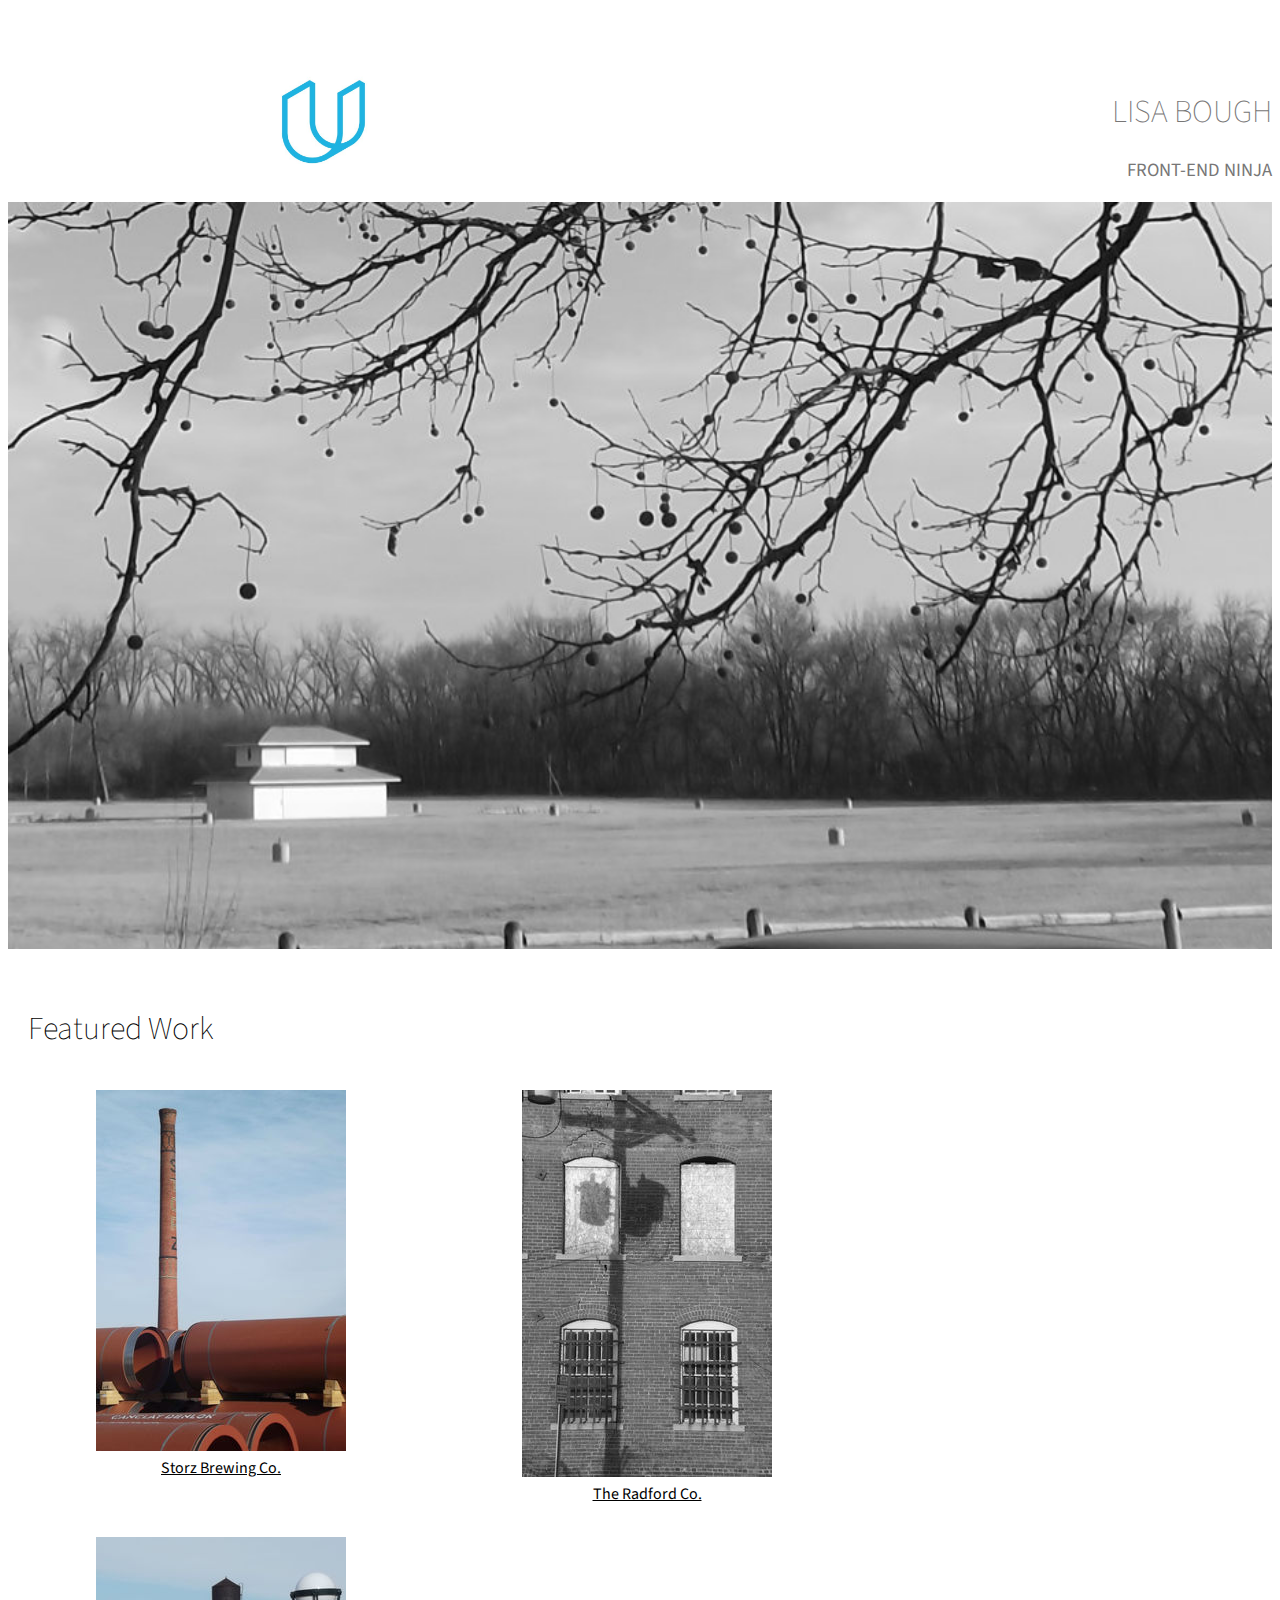
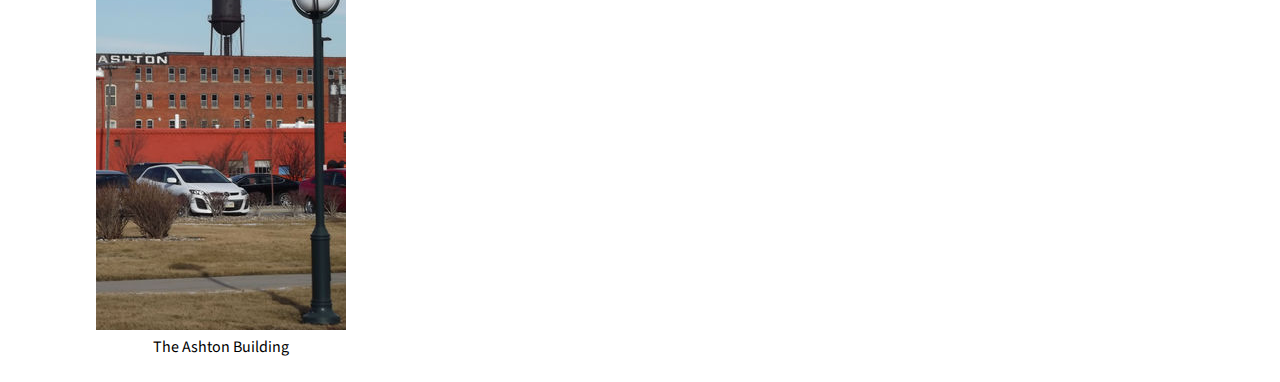
<file: index.html>
<!doctype html>
<!-- HTML for Lisa Bough's Portfolio Site, Udacity-Google Scholarship Project -->
<html lang="en">
  <head>
    <meta charset="utf-8">
    <meta name="viewport" content="width=device-width, initial-scale=1">
    <!--meta http-equiv="X-UA-Compatible" content="IE-edge"-->
    <title>Portfolio Site</title>
    <link href="https://fonts.googleapis.com/css?family=Source+Sans+Pro:300" rel="stylesheet">
    <link rel="stylesheet" href="main.css">
  </head>

  <body>
    <header>
      <div class="header-container">
        <div class="header-logo">
          <img class="logo" src="images/optimages/udacity_logo.png" alt="Udacity Logo">
        </div>
        <div class="header-text">
          <h1>LISA BOUGH</h1>
          <h3>FRONT-END NINJA</h3>
        </div>
      </div>
    </header>

    <main>
      <div class="images_600">
        <img src="images/optimages/sycamore1.jpg" alt="Leafless sycamore tree with seed balls." class="responsive">
      </div>

    <footer>
      <div class="featured-work">
        <h1>Featured Work</h1>
      </div>
      <div class="images_250">
        <div class="img250">
          <figure>
              <img src="images/optimages/storzP_250.jpg" alt="Storz Building, Omaha, NE">
            <figcaption>
              <a href="https://en.wikipedia.org/wiki/Storz_Brewing_Company">Storz Brewing Co.</a>
            </figcaption>
          </figure>
        </div>
        <div class="img250">
          <figure>
              <img src="images/optimages/bankP_250.jpg" alt="The Radford Building, Omaha, NE">
            <figcaption>
              <a href="https://www.flickr.com/photos/25229906@N00/6662473749/in/photostream/">The Radford Co.</a>
            </figcaption>
          </figure>
        </div>
        <div class="img250">
          <figure>
            <img src="images/optimages/ashtonP_250.jpg" alt="The Ashton Building, Omaha, NE">
            <figcaption>
              The Ashton Building
            </figcaption>
          </figure>
        </div>
      </div>
      </footer>
    </main>
  </body>
</html>
</file>
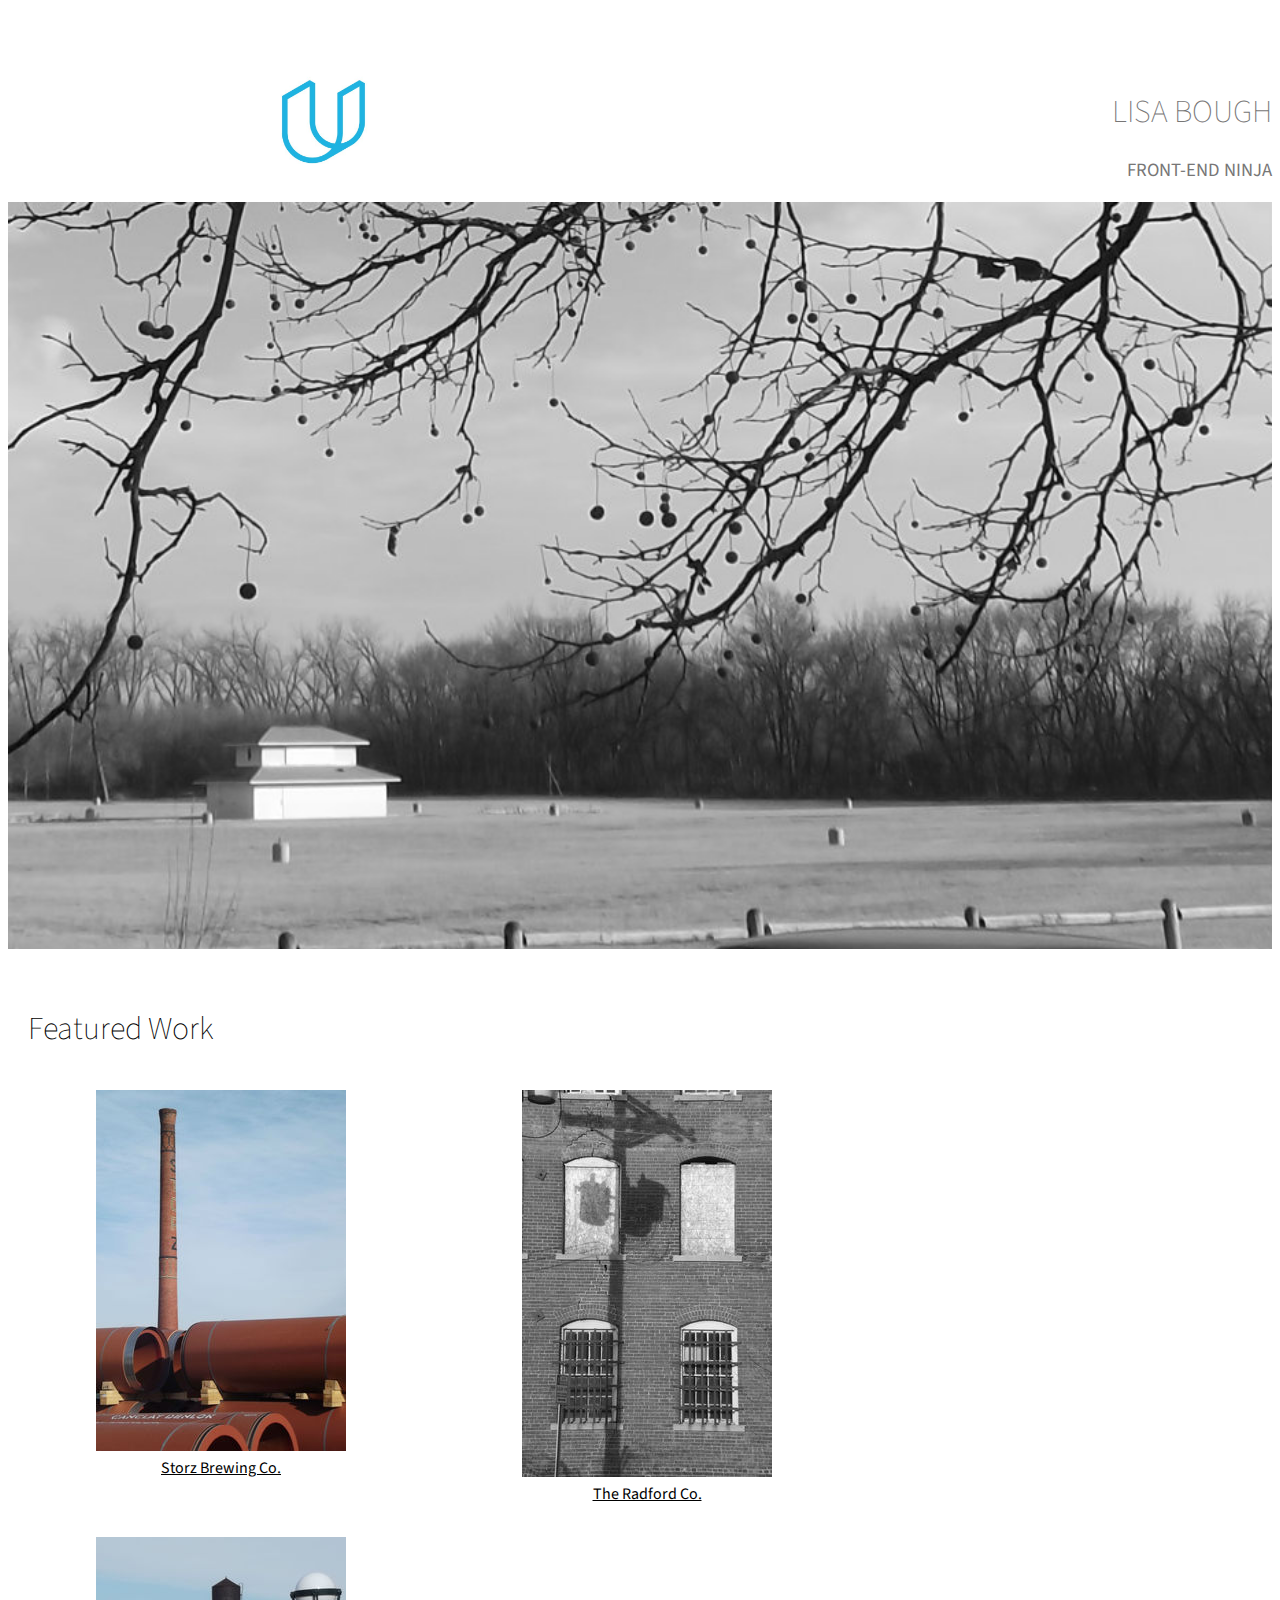
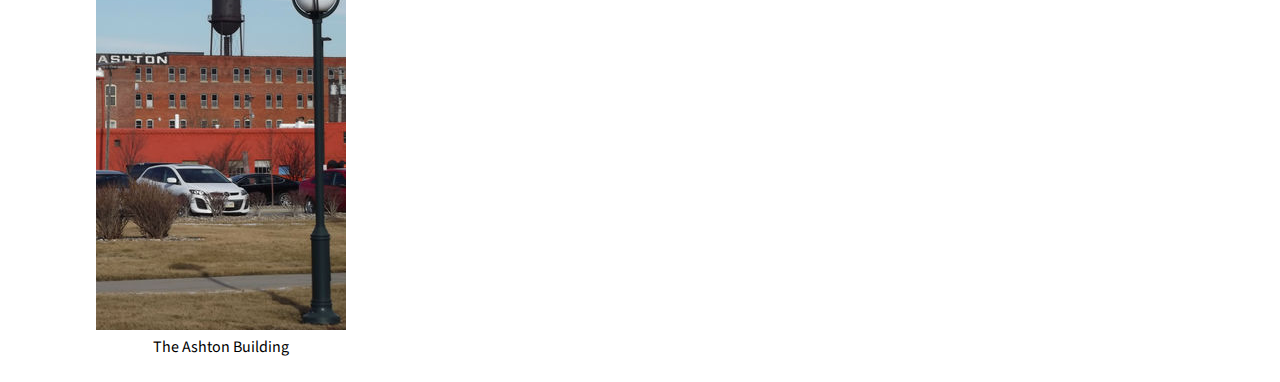
<file: Portfolio-Site/index.html>
<!doctype html>
<!-- HTML for Lisa Bough's Portfolio Site, Udacity-Google Scholarship Project -->
<html lang="en">
  <head>
    <meta charset="utf-8">
    <meta name="viewport" content="width=device-width, initial-scale=1">
    <meta http-equiv="X-UA-Compatible" content="IE-edge">
    <title>Portfolio Site</title>
    <link href="https://fonts.googleapis.com/css?family=Source+Sans+Pro:300" rel="stylesheet">
    <link rel="stylesheet" href="main.css">
  </head>

  <body>
    <header>
      <div class="header-container">
        <div class="header-logo">
          <img class="logo" src="images/optimages/udacity_logo.png" alt="Udacity Logo">
        </div>
        <div class="header-text">
          <h1>LISA BOUGH</h1>
          <h3>FRONT-END NINJA</h3>
        </div>
      </div>
    </header>

    <main>
      <div class="images_600">
        <img src="images/optimages/sycamore1.jpg" alt="Leafless sycamore tree with seed balls." class="responsive">
      </div>

    <footer>
      <div class="featured-work">
        <h1>Featured Work</h1>
      </div>
      <div class="images_250">
        <div class="img250">
          <figure>
              <img src="images/optimages/storzP_250.jpg" alt="Storz Building, Omaha, NE">
            <figcaption>
              <a href="https://en.wikipedia.org/wiki/Storz_Brewing_Company">Storz Brewing Co.</a>
            </figcaption>
          </figure>
        </div>
        <div class="img250">
          <figure>
              <img src="images/optimages/bankP_250.jpg" alt="The Radford Building, Omaha, NE">
            <figcaption>
              <a href="https://www.flickr.com/photos/25229906@N00/6662473749/in/photostream/">The Radford Co.</a>
            </figcaption>
          </figure>
        </div>
        <div class="img250">
          <figure>
            <img src="images/optimages/ashtonP_250.jpg" alt="The Ashton Building, Omaha, NE">
            <figcaption>
              The Ashton Building
            </figcaption>
          </figure>
        </div>
      </div>
      </footer>
    </main>
  </body>
</html>
</file>
<file: main.css>
/* CSS for Lisa Bough's Portfolio Site, Udacity-Google Scholarship Project */
body {
  text-align: center;
  font-family: "Source Sans Pro", sans-serif;
}
a {
  color: #000;
}

/* Header */
.header-container {
  display: flex;
  flex-wrap: wrap;
}

.header-logo, .header-text {
  width: 50%;

}

.logo {
   max-width: 130px;
   /*text-align: left;*/
   padding-top: 60px;
 }

.header-text {
  color: #777676;
  text-align: right;
  padding-top: 60px;
}

h1 {
  font-weight: 100;
  padding-bottom: 0px;
}
h3 {
  font-weight: 400;
  padding-top: 0px;
}

/* Main */
.images_600 {
  max-width: 100%;
  padding-bottom: 30px;
}

/* Footer */
.featured-work {
  text-align: left;
  margin-left: 20px;
}

.images_250 {
  display: flex;
  flex-wrap: wrap;
}
.img250 {
  padding-left: 3em;
  padding-right: 3em;
}
.responsive {
  width:100%;
  height:auto;
}
</file>
<file: Portfolio-Site/main.css>
/* CSS for Lisa Bough's Portfolio Site, Udacity-Google Scholarship Project */
body {
  text-align: center;
  font-family: "Source Sans Pro", sans-serif;
}
a {
  color: #000;
}

/* Header */
.header-container {
  display: flex;
  flex-wrap: wrap;
}

.header-logo, .header-text {
  width: 50%;

}

.logo {
   max-width: 130px;
   /*text-align: left;*/
   padding-top: 60px;
 }

.header-text {
  color: #777676;
  text-align: right;
  padding-top: 60px;
}

h1 {
  font-weight: 100;
  padding-bottom: 0px;
}
h3 {
  font-weight: 400;
  padding-top: 0px;
}

/* Main */
.images_600 {
  max-width: 100%;
  padding-bottom: 30px;
}

/* Footer */
.featured-work {
  text-align: left;
  margin-left: 20px;
}

.images_250 {
  display: flex;
  flex-wrap: wrap;
}
.img250 {
  padding-left: 3em;
  padding-right: 3em;
}
.responsive {
  width:100%;
  height:auto;
}
</file>
